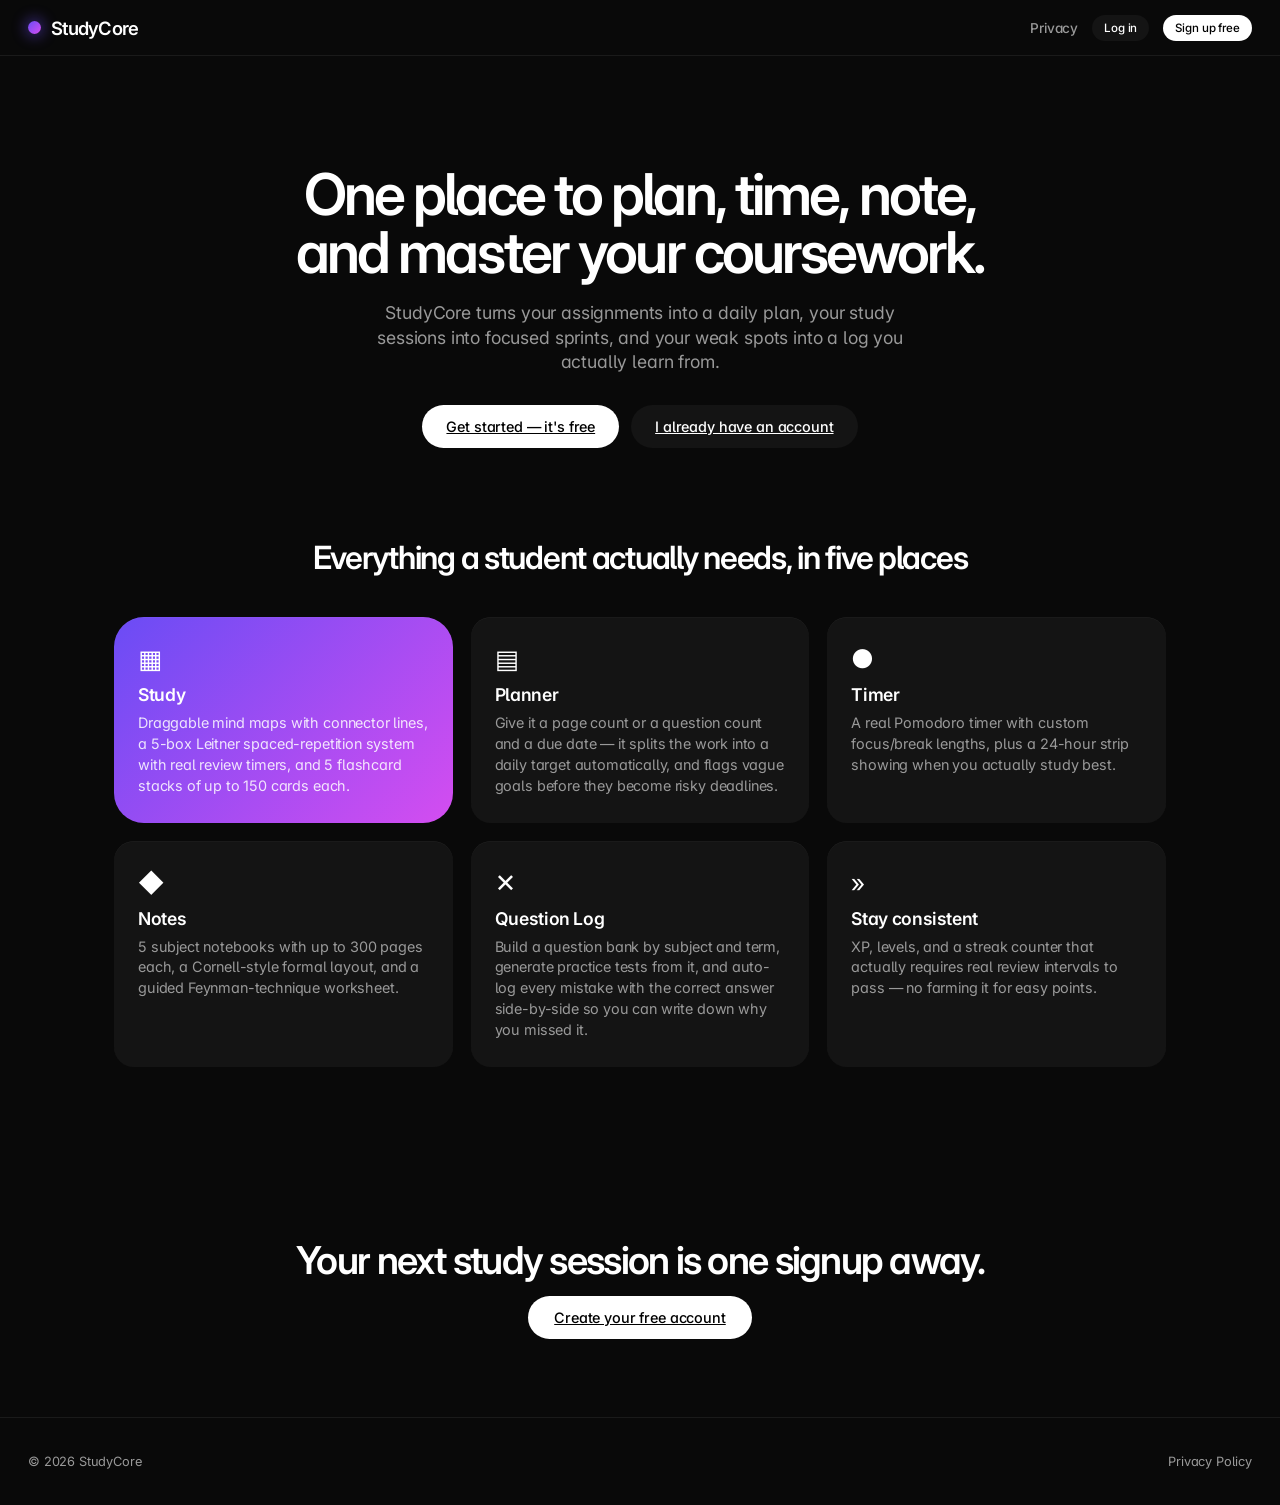
<file: index.html>
<!DOCTYPE html>
<html lang="en">
<head>
<meta charset="UTF-8">
<meta name="viewport" content="width=device-width, initial-scale=1.0">
<title>StudyCore — Plan, Time, Note, and Master Your Coursework</title>
<meta name="description" content="StudyCore is a free student time-management app: a deadline-splitting planner, a Pomodoro timer, paginated notebooks, flashcards, a mind map, a Leitner box system, and a question log with practice tests — all in one place.">
<link rel="preconnect" href="https://fonts.googleapis.com">
<link href="https://fonts.googleapis.com/css2?family=Inter:wght@400;500;600;700&display=swap" rel="stylesheet">
<link rel="stylesheet" href="styles.css?v=22">
<script async src="https://pagead2.googlesyndication.com/pagead/js/adsbygoogle.js?client=ca-pub-5483196886768719"
     crossorigin="anonymous"></script>
</head>
<body class="lp-body">

<header class="lp-nav halftone">
  <div class="brand"><span class="lamp"></span> StudyCore</div>
  <div class="lp-nav-links">
    <a href="privacy.html">Privacy</a>
    <a href="app.html" class="btn ghost small">Log in</a>
    <a href="app.html#signup" class="btn amber small">Sign up free</a>
  </div>
</header>

<section class="lp-hero">
  <h1>One place to plan, time, note, and master your coursework.</h1>
  <p class="lp-sub">StudyCore turns your assignments into a daily plan, your study sessions into focused sprints, and your weak spots into a log you actually learn from.</p>
  <div class="lp-cta-row">
    <a href="app.html#signup" class="btn amber">Get started — it's free</a>
    <a href="app.html" class="btn ghost">I already have an account</a>
  </div>
</section>

<section class="lp-features">
  <h2 class="lp-section-title">Everything a student actually needs, in five places</h2>

  <div class="lp-feature-grid">
    <div class="lp-feature-card">
      <div class="lp-feature-icon">▦</div>
      <h3>Study</h3>
      <p>Draggable mind maps with connector lines, a 5-box Leitner spaced-repetition system with real review timers, and 5 flashcard stacks of up to 150 cards each.</p>
    </div>
    <div class="lp-feature-card">
      <div class="lp-feature-icon">▤</div>
      <h3>Planner</h3>
      <p>Give it a page count or a question count and a due date — it splits the work into a daily target automatically, and flags vague goals before they become risky deadlines.</p>
    </div>
    <div class="lp-feature-card">
      <div class="lp-feature-icon">●</div>
      <h3>Timer</h3>
      <p>A real Pomodoro timer with custom focus/break lengths, plus a 24-hour strip showing when you actually study best.</p>
    </div>
    <div class="lp-feature-card">
      <div class="lp-feature-icon">◆</div>
      <h3>Notes</h3>
      <p>5 subject notebooks with up to 300 pages each, a Cornell-style formal layout, and a guided Feynman-technique worksheet.</p>
    </div>
    <div class="lp-feature-card">
      <div class="lp-feature-icon">✕</div>
      <h3>Question Log</h3>
      <p>Build a question bank by subject and term, generate practice tests from it, and auto-log every mistake with the correct answer side-by-side so you can write down why you missed it.</p>
    </div>
    <div class="lp-feature-card">
      <div class="lp-feature-icon">»</div>
      <h3>Stay consistent</h3>
      <p>XP, levels, and a streak counter that actually requires real review intervals to pass — no farming it for easy points.</p>
    </div>
  </div>
</section>

<section class="lp-final-cta halftone">
  <h2>Your next study session is one signup away.</h2>
  <a href="app.html#signup" class="btn amber">Create your free account</a>
</section>

<footer class="lp-footer halftone">
  <span>© <span id="lpYear"></span> StudyCore</span>
  <a href="privacy.html">Privacy Policy</a>
</footer>

<script>document.getElementById('lpYear').textContent = new Date().getFullYear();</script>
</body>
</html>
</file>
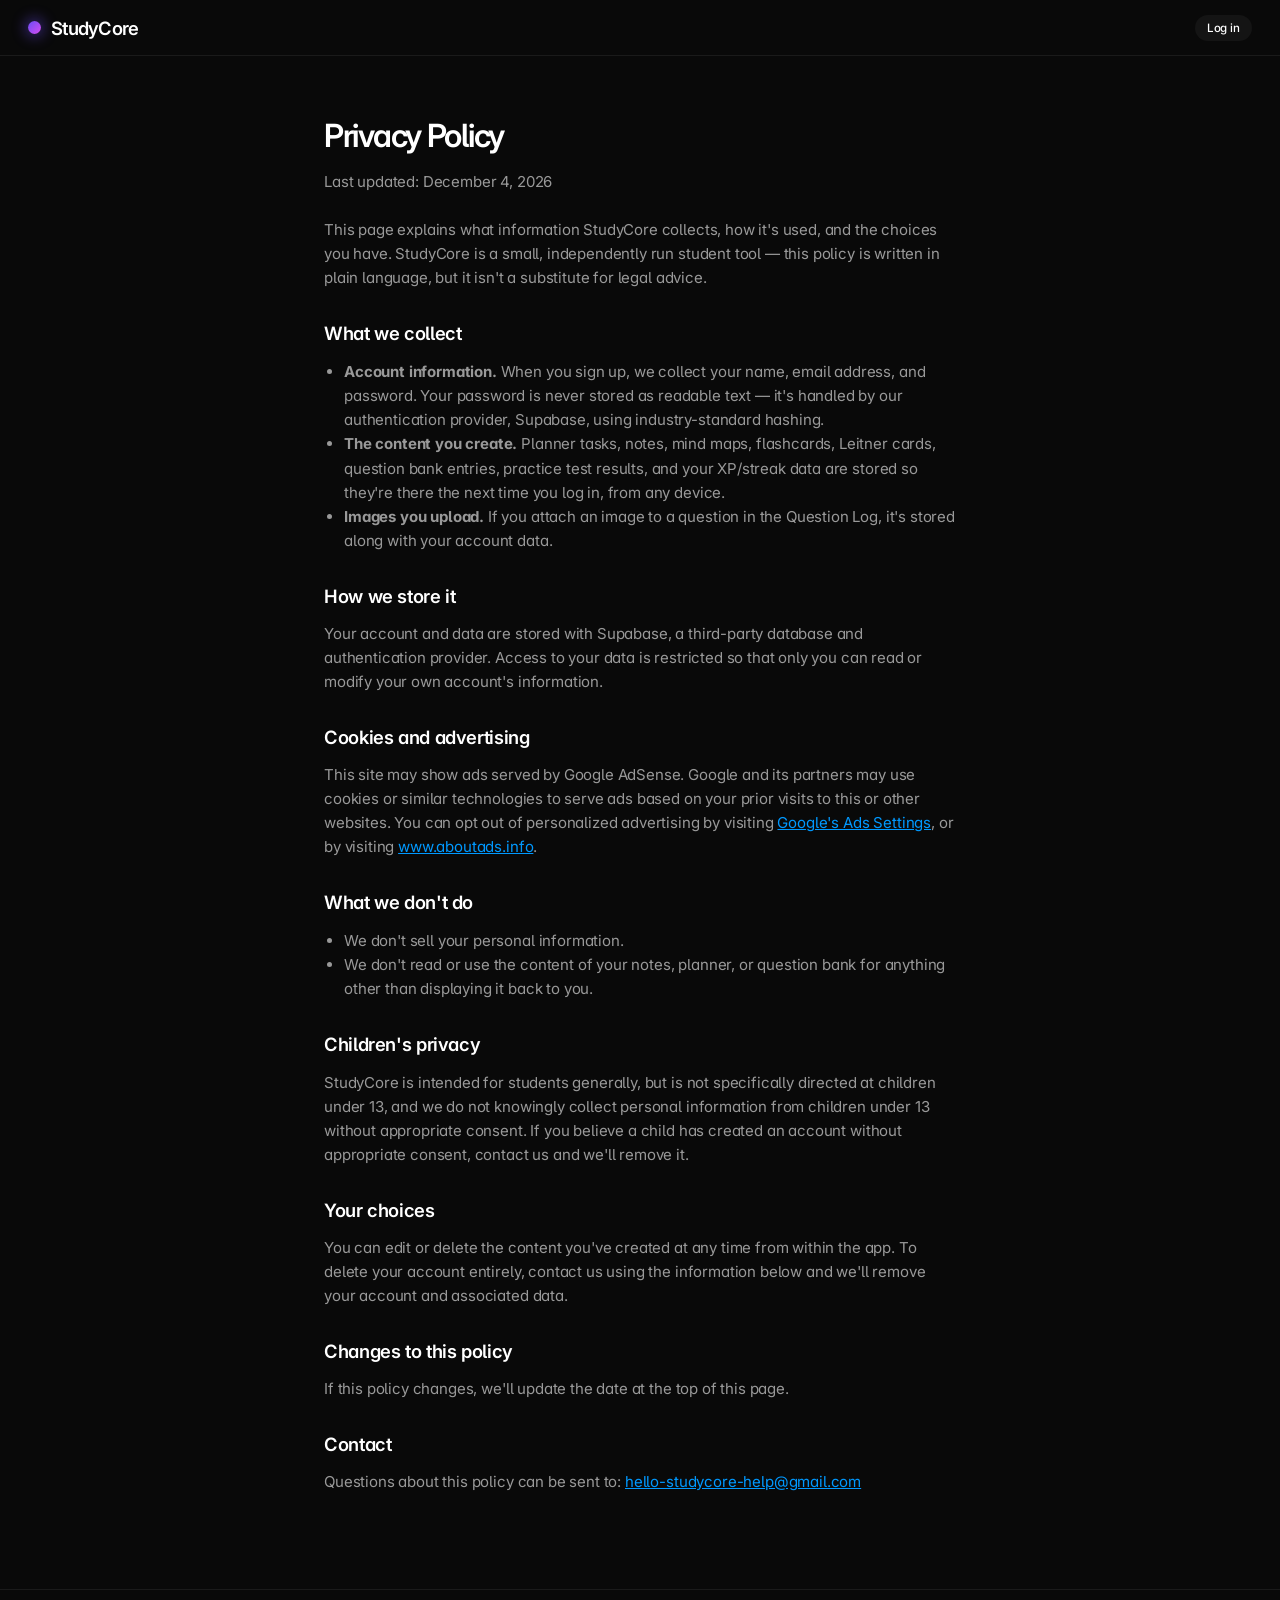
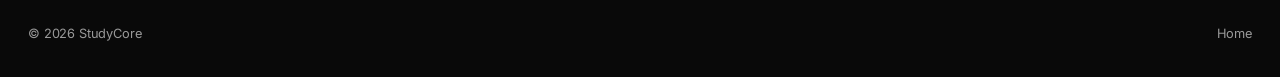
<file: privacy.html>
<!DOCTYPE html>
<html lang="en">
<head>
<meta charset="UTF-8">
<meta name="viewport" content="width=device-width, initial-scale=1.0">
<title>Privacy Policy — StudyCore</title>
<link rel="preconnect" href="https://fonts.googleapis.com">
<link href="https://fonts.googleapis.com/css2?family=Inter:wght@400;500;600;700&display=swap" rel="stylesheet">
<link rel="stylesheet" href="styles.css?v=22">
<script async src="https://pagead2.googlesyndication.com/pagead/js/adsbygoogle.js?client=ca-pub-5483196886768719"
     crossorigin="anonymous"></script>
</head>
<body class="lp-body">

<header class="lp-nav halftone">
  <a href="index.html" class="brand" style="text-decoration:none;color:var(--text);"><span class="lamp"></span> StudyCore</a>
  <div class="lp-nav-links">
    <a href="app.html" class="btn ghost small">Log in</a>
  </div>
</header>

<section class="lp-legal">
  <h1>Privacy Policy</h1>
  <p class="lp-updated">Last updated: <span id="lpDate"></span></p>

  <p>This page explains what information StudyCore collects, how it's used, and the choices you have. StudyCore is a small, independently run student tool — this policy is written in plain language, but it isn't a substitute for legal advice.</p>

  <h2>What we collect</h2>
  <ul>
    <li><strong>Account information.</strong> When you sign up, we collect your name, email address, and password. Your password is never stored as readable text — it's handled by our authentication provider, Supabase, using industry-standard hashing.</li>
    <li><strong>The content you create.</strong> Planner tasks, notes, mind maps, flashcards, Leitner cards, question bank entries, practice test results, and your XP/streak data are stored so they're there the next time you log in, from any device.</li>
    <li><strong>Images you upload.</strong> If you attach an image to a question in the Question Log, it's stored along with your account data.</li>
  </ul>

  <h2>How we store it</h2>
  <p>Your account and data are stored with Supabase, a third-party database and authentication provider. Access to your data is restricted so that only you can read or modify your own account's information.</p>

  <h2>Cookies and advertising</h2>
  <p>This site may show ads served by Google AdSense. Google and its partners may use cookies or similar technologies to serve ads based on your prior visits to this or other websites. You can opt out of personalized advertising by visiting <a href="https://adssettings.google.com" target="_blank" rel="noopener">Google's Ads Settings</a>, or by visiting <a href="https://www.aboutads.info/choices" target="_blank" rel="noopener">www.aboutads.info</a>.</p>

  <h2>What we don't do</h2>
  <ul>
    <li>We don't sell your personal information.</li>
    <li>We don't read or use the content of your notes, planner, or question bank for anything other than displaying it back to you.</li>
  </ul>

  <h2>Children's privacy</h2>
  <p>StudyCore is intended for students generally, but is not specifically directed at children under 13, and we do not knowingly collect personal information from children under 13 without appropriate consent. If you believe a child has created an account without appropriate consent, contact us and we'll remove it.</p>

  <h2>Your choices</h2>
  <p>You can edit or delete the content you've created at any time from within the app. To delete your account entirely, contact us using the information below and we'll remove your account and associated data.</p>

  <h2>Changes to this policy</h2>
  <p>If this policy changes, we'll update the date at the top of this page.</p>

  <h2>Contact</h2>
  <p>Questions about this policy can be sent to: <a href="mailto:hello-studycore-help@gmail.com">hello-studycore-help@gmail.com</a></p>
</section>

<footer class="lp-footer halftone">
  <span>© <span id="lpYear"></span> StudyCore</span>
  <a href="index.html">Home</a>
</footer>

<script>
  document.getElementById('lpYear').textContent = new Date().getFullYear();
  document.getElementById('lpDate').textContent = new Date().toLocaleDateString('en-US', {year:'numeric', month:'long', day:'numeric'});
</script>
</body>
</html>
</file>
<file: styles.css>
/* ============================================================
   StudyCore — "Dark Artboard" redesign (Framer design analysis)
   Near-black canvas, white display type with negative tracking,
   white pill CTAs, charcoal surface-1/surface-2 cards, one blue
   accent reserved for links/focus/selection, and a scarce
   gradient family (violet/magenta/orange/coral) as atmosphere.
   Dark-only by spec — the dark-mode toggle is hidden and inert.
   Variable NAMES kept from before so existing rules inherit.
   ============================================================ */
:root{
  --bg:#090909;              /* canvas */
  --surface:#141414;         /* surface-1 */
  --surface2:#1c1c1c;        /* surface-2 */
  --paper:#141414;           /* card fill = surface-1 */
  --paper-line:#262626;      /* hairline */
  --hairline-soft:#1a1a1a;
  --ink:#ffffff;             /* primary text */
  --text:#ffffff;
  --text-dim:#999999;        /* ink-muted — the ONLY secondary gray */
  --accent:#0099ff;          /* single chromatic accent: links/focus/selection */
  --amber:#ffffff;           /* legacy name: primary CTA is now the WHITE pill */
  --blue:#1c1c1c;            /* legacy .btn.blue -> surface-2 pill */
  --green:#22c55e;           /* semantic success (glyph/text, not surface) */
  --red:#ff5577;             /* semantic negative (coral, text-first) */
  --purple:#6a4cf5;          /* gradient violet */
  --g-magenta:#d44df0; --g-violet:#6a4cf5; --g-orange:#ff7a3d; --g-coral:#ff5577;
  --carbon:#090909; --canvas:#141414; --canvas-soft:#999999; --chrome-indigo:#262626;
  --nav-gold:#ffffff; --signal:#ffffff; --lavender:#1c1c1c; --hairline:#262626;
  --radius:20px;
  font-size:16px;
}
*{box-sizing:border-box;}
html,body{margin:0;padding:0;background:var(--bg);color:var(--text);
  font-family:'Inter',system-ui,sans-serif;font-feature-settings:"cv05","cv11";letter-spacing:-.01em;}
h1,h2,h3{font-family:'Inter',system-ui,sans-serif;margin:0 0 .4em 0;font-weight:600;letter-spacing:-.03em;color:var(--ink);}
button{font-family:'Inter',system-ui,sans-serif;cursor:pointer;}
.mono{font-family:'Inter',system-ui,sans-serif;font-variant-numeric:tabular-nums;letter-spacing:.02em;}
.halftone{} /* retired texture from previous theme — kept as no-op so HTML doesn't need edits */

/* theme: dark is the default; the settings toggle switches on the light
   (cream / blue / white) theme below */

/* ---------- AUTH OVERLAY ---------- */
#authOverlay{
  position:fixed;inset:0;background:
    radial-gradient(60% 50% at 70% 10%, rgba(106,76,245,.28) 0%, transparent 70%),
    radial-gradient(50% 40% at 15% 85%, rgba(212,77,240,.16) 0%, transparent 70%),
    var(--bg);
  display:flex;align-items:center;justify-content:center;z-index:1000;padding:20px;
}
.auth-card{
  width:380px;background:var(--surface);color:var(--ink);padding:32px 28px;border-radius:20px;
  box-shadow:inset 0 .5px 0 rgba(255,255,255,.1), 0 10px 30px rgba(0,0,0,.25);
}
.auth-brand{display:flex;align-items:center;gap:10px;font-size:1.6rem;font-weight:600;margin-bottom:6px;letter-spacing:-.05em;color:var(--ink);}
.auth-brand .lamp{width:13px;height:13px;border-radius:50%;background:linear-gradient(135deg,var(--g-violet),var(--g-magenta));box-shadow:0 0 16px 3px rgba(106,76,245,.5);}
.auth-sub{font-size:.85rem;color:var(--text-dim);margin-bottom:18px;}
.auth-tabs{display:flex;gap:4px;margin-bottom:18px;background:var(--bg);padding:4px;border-radius:100px;}
.auth-tab{flex:1;border:none;background:transparent;padding:9px 0;font-weight:500;font-size:.82rem;color:var(--text-dim);border-radius:100px;}
.auth-tab.active{background:var(--surface2);color:var(--ink);}
.auth-form{display:flex;flex-direction:column;gap:10px;}
.auth-form input{padding:11px 14px;border:1px solid var(--paper-line);border-radius:10px;font-size:.9rem;background:var(--surface);color:var(--ink);}
.auth-form input:focus{outline:none;box-shadow:0 0 0 1px rgba(0,153,255,.55);}
.auth-error{font-size:.78rem;color:var(--red);min-height:1em;}
.auth-strength{font-size:.72rem;color:var(--text-dim);}
#authOverlay .tip{margin-top:14px;}
.lock-note{display:flex;gap:8px;align-items:flex-start;font-size:.75rem;color:var(--text-dim);margin-top:14px;line-height:1.4;}

/* ---------- TOP BAR ---------- */
.topbar{
  display:flex;align-items:center;justify-content:space-between;
  padding:10px 24px;background:var(--bg);min-height:56px;
  border-bottom:1px solid var(--hairline-soft);position:sticky;top:0;z-index:50;
}
.brand{display:flex;align-items:center;gap:10px;font-size:1.15rem;font-weight:600;color:var(--ink);letter-spacing:-.04em;}
.brand .lamp{
  width:13px;height:13px;border-radius:50%;background:linear-gradient(135deg,var(--g-violet),var(--g-magenta));
  box-shadow:0 0 14px 3px rgba(106,76,245,.45);animation:glow 2.6s ease-in-out infinite;
}
@keyframes glow{0%,100%{opacity:.75}50%{opacity:1}}
.stats{display:flex;align-items:center;gap:16px;}
.stat-block{display:flex;align-items:center;gap:8px;font-size:.85rem;color:var(--text-dim);font-variant-numeric:tabular-nums;}
.level-pill{background:#fff;color:#000;font-weight:600;padding:4px 12px;border-radius:100px;font-size:.78rem;font-variant-numeric:tabular-nums;}
.xpbar-wrap{width:130px;height:6px;background:var(--surface2);border-radius:100px;overflow:hidden;}
.xpbar-fill{height:100%;background:linear-gradient(90deg,var(--g-violet),var(--g-magenta));width:0%;transition:width .4s;border-radius:100px;}
.streak{display:flex;align-items:center;gap:4px;color:var(--ink);font-weight:600;font-variant-numeric:tabular-nums;}
.userbox{display:flex;align-items:center;gap:10px;border-left:1px solid var(--hairline-soft);padding-left:14px;font-size:.85rem;}
.userbox button{background:var(--surface);border:none;color:var(--ink);padding:8px 14px;font-size:.78rem;font-weight:500;border-radius:100px;}
.userbox button:hover{background:var(--surface2);}

/* ---------- TABS (nav pills) ---------- */
.tabs{display:flex;gap:4px;padding:8px 24px;background:var(--bg);border-bottom:1px solid var(--hairline-soft);overflow-x:auto;}
.tab{
  background:transparent;color:var(--text-dim);border:none;white-space:nowrap;
  padding:8px 14px;font-size:.82rem;font-weight:500;border-radius:100px;transition:.15s;
}
.tab:hover{color:var(--ink);}
.tab.active{background:var(--surface2);color:var(--ink);}

main{background:var(--bg);min-height:80vh;padding:34px 28px 70px;color:var(--ink);}
.panel{display:none;max-width:1180px;margin:0 auto;}
.panel.active{display:block;}

/* ---------- CARD (surface-1, 20px radius) ---------- */
.card{
  background:var(--surface);border:1px solid var(--hairline-soft);border-radius:20px;
  padding:22px 24px;margin-bottom:18px;
  box-shadow:inset 0 .5px 0 rgba(255,255,255,.06);
}
.card h2{font-size:1.25rem;font-weight:600;letter-spacing:-.035em;margin-bottom:12px;color:var(--ink);}
.card h3{font-size:.95rem;color:var(--ink);font-weight:600;letter-spacing:-.02em;}
.tip{background:var(--surface2);border-left:3px solid var(--text-dim);border-radius:0 10px 10px 0;padding:10px 14px;font-size:.88rem;color:#c9c9c9;margin:10px 0;}
.tip.risk{border-left-color:var(--red);color:#ffb3bc;}
.tip.good{border-left-color:var(--green);color:#9adaa8;}
label{display:block;font-size:.75rem;font-weight:500;color:var(--text-dim);margin:10px 0 4px;letter-spacing:-.01em;}
input,select,textarea{width:100%;padding:10px 14px;border:1px solid var(--paper-line);border-radius:10px;
  font-family:'Inter',system-ui,sans-serif;font-size:.92rem;background:var(--surface);color:var(--ink);}
input:focus,select:focus,textarea:focus{outline:none;box-shadow:0 0 0 1px rgba(0,153,255,.55);}
textarea{resize:vertical;}
.row{display:flex;gap:14px;flex-wrap:wrap;}
.row > div{flex:1;min-width:160px;}
a{color:var(--accent);}

/* ---------- BUTTONS (pills only) ---------- */
.btn{border:none;padding:10px 16px;font-weight:500;font-size:.82rem;letter-spacing:-.01em;border-radius:100px;
  background:var(--surface);color:var(--ink);transition:.15s;}
.btn:hover{background:var(--surface2);}
.btn.amber{background:#fff;color:#000;}            /* primary CTA: white pill */
.btn.amber:hover{background:#e9e9e9;}
.btn.blue{background:var(--surface2);color:var(--ink);}
.btn.green{background:#12271a;color:#4ade80;}
.btn.red{background:#2a1518;color:#ff8896;}
.btn.ghost{background:var(--surface);color:var(--ink);}
.btn.ghost.active{background:var(--surface2);color:var(--ink);box-shadow:0 0 0 1px rgba(0,153,255,.55);}
.btn.small{padding:6px 12px;font-size:.72rem;}
.pillgroup{display:flex;gap:8px;margin:10px 0;flex-wrap:wrap;}
.pill-toggle{border:none;background:transparent;border-radius:100px;padding:8px 16px;font-size:.78rem;font-weight:500;color:var(--text-dim);}
.pill-toggle.active{background:var(--surface2);color:var(--ink);}
.pill-toggle.active.rec{background:#12271a;color:#4ade80;}
.pill-toggle.active.risk{background:#2a1518;color:#ff8896;}

.task{border:1px solid var(--hairline-soft);border-radius:15px;padding:14px 16px;margin-bottom:12px;background:var(--surface2);}
.task-head{display:flex;justify-content:space-between;align-items:flex-start;gap:10px;}
.task-title{font-weight:600;font-size:1rem;letter-spacing:-.02em;}
.badge{font-size:.66rem;font-weight:500;padding:3px 10px;border-radius:100px;}
.badge.flex-low{background:#2a1518;color:#ff8896;}
.badge.flex-mid{background:#2b2312;color:#e8c05a;}
.badge.flex-high{background:#12271a;color:#4ade80;}
.daily-table{width:100%;border-collapse:collapse;margin-top:10px;font-size:.82rem;}
.daily-table th{color:var(--text-dim);font-size:.7rem;font-weight:500;letter-spacing:-.01em;}
.daily-table th,.daily-table td{border-bottom:1px solid var(--hairline-soft);padding:6px;text-align:left;}
.daily-table tr.done td{color:#5c5c5c;text-decoration:line-through;}
details summary{cursor:pointer;font-size:.8rem;color:var(--accent);font-weight:500;margin-top:8px;}

.timer-wrap{display:flex;gap:30px;flex-wrap:wrap;align-items:flex-start;}
.timer-display{width:230px;height:230px;border-radius:50%;border:1px solid var(--paper-line);display:flex;align-items:center;justify-content:center;flex-direction:column;
  background:radial-gradient(circle at 32% 22%, rgba(106,76,245,.18), transparent 60%), var(--surface);color:var(--ink);
  box-shadow:inset 0 .5px 0 rgba(255,255,255,.08), 0 10px 30px rgba(0,0,0,.25);}
.timer-display .time{font-size:3rem;font-weight:600;letter-spacing:-.04em;font-variant-numeric:tabular-nums;}
.timer-display .mode{font-size:.75rem;letter-spacing:.12em;text-transform:uppercase;color:var(--text-dim);}
.schedule-strip{display:flex;width:100%;height:26px;overflow:hidden;margin-top:8px;position:relative;border-radius:100px;background:var(--surface2);}
.schedule-strip .seg{flex:1;}
.seg.good{background:#1d3a28;}
.seg.risky{background:#3a1d22;}
.seg.neutral{background:var(--surface2);}
.now-marker{position:absolute;top:0;width:2px;height:26px;background:var(--accent);}
.legend{display:flex;gap:14px;font-size:.75rem;margin-top:6px;flex-wrap:wrap;color:var(--text-dim);}
.legend span{display:flex;align-items:center;gap:5px;}
.dot{width:10px;height:10px;border-radius:50%;display:inline-block;}

.subtabs{display:flex;gap:4px;margin-bottom:14px;}
.subtab{border:none;background:transparent;border-radius:100px;padding:8px 16px;font-size:.78rem;font-weight:500;color:var(--text-dim);}
.subtab.active{background:var(--surface2);color:var(--ink);}

.note-controls{display:flex;gap:12px;margin-bottom:10px;flex-wrap:wrap;}
.note-controls > div{flex:1;min-width:140px;}
#basicNote{min-height:260px;}
.formal-grid{display:grid;grid-template-columns:230px 1fr;grid-template-rows:auto auto;grid-template-areas:"terms notes" "summary summary";gap:14px;}
.formal-grid textarea{min-height:300px;}
#formalTerms{grid-area:terms;min-height:300px;}
#formalNotes{grid-area:notes;}
#formalSummary{grid-area:summary;min-height:90px;}
.feynman-grid{display:grid;grid-template-columns:1fr 1fr;gap:14px;}
.feynman-grid textarea{min-height:90px;}

#mindmapViewport{
  width:100%;height:480px;overflow:auto;border:1px solid var(--paper-line);border-radius:15px;background:#0d0d0d;
}
#mindmapCanvas{
  position:relative;width:2400px;height:1400px;background:
  repeating-linear-gradient(0deg,transparent,transparent 27px,#161616 28px),
  repeating-linear-gradient(90deg,transparent,transparent 27px,#161616 28px);
  background-color:#0d0d0d;
}
.map-lines{position:absolute;top:0;left:0;width:100%;height:100%;pointer-events:none;}
.bubble{position:absolute;min-width:110px;max-width:180px;padding:10px 14px;border-radius:15px;font-size:.82rem;font-weight:500;text-align:center;cursor:grab;user-select:none;
  box-shadow:inset 0 .5px 0 rgba(255,255,255,.12), 0 6px 18px rgba(0,0,0,.35);line-height:1.3;color:#fff;}
/* bubble fills are dark gradient-family tints set in JS; text stays white */
body.dark-mode .bubble{color:#fff;}
.bubble.selected{outline:none;box-shadow:0 0 0 2px var(--accent), 0 6px 18px rgba(0,0,0,.35);}
.bubble .del{position:absolute;top:-8px;right:-8px;width:18px;height:18px;border-radius:50%;background:#fff;color:#000;font-size:11px;line-height:18px;text-align:center;display:none;}
.bubble:hover .del{display:block;}

.boxes-wrap{display:flex;gap:12px;overflow-x:auto;padding-bottom:6px;}
.box-col{flex:1;min-width:170px;background:var(--surface2);border:1px solid var(--hairline-soft);border-radius:15px;padding:12px;}
.box-col h4{margin:0 0 4px;font-size:.82rem;font-weight:600;color:var(--ink);letter-spacing:-.01em;}
.box-col .interval{font-size:.7rem;color:var(--text-dim);margin-bottom:8px;}
.lcard{background:var(--surface);border:1px solid var(--hairline-soft);border-radius:10px;padding:9px;margin-bottom:8px;font-size:.8rem;}
.lcard.due{border-color:rgba(0,153,255,.5);}
.lcard .actions{display:flex;gap:6px;margin-top:6px;}
.lcard .actions button:disabled{opacity:.35;cursor:not-allowed;}
.lcard .wait{font-size:.68rem;color:var(--text-dim);margin-top:4px;font-weight:500;}

.subject-tabs{display:flex;gap:4px;flex-wrap:wrap;margin-bottom:12px;}
.subject-tabs button{border:none;background:transparent;border-radius:100px;padding:7px 14px;font-size:.75rem;font-weight:500;color:var(--text-dim);}
.subject-tabs button.active{background:var(--surface2);color:var(--ink);}
.page-nav{display:flex;align-items:center;gap:6px;}
.page-nav input[type="number"]{width:60px;text-align:center;padding:6px;}

.flip-card{
  position:relative;max-width:460px;margin:0 auto;min-height:160px;border:1px solid var(--paper-line);border-radius:20px;
  padding:26px 20px;background:var(--surface2);display:flex;align-items:center;justify-content:center;
  text-align:center;font-size:1.02rem;cursor:pointer;
  box-shadow:inset 0 .5px 0 rgba(255,255,255,.08), 0 10px 30px rgba(0,0,0,.25);
}
.flip-card .side-label{position:absolute;top:10px;left:16px;font-size:.62rem;text-transform:uppercase;letter-spacing:.1em;color:var(--text-dim);font-weight:500;}
.flash-nav{display:flex;justify-content:center;align-items:center;gap:10px;margin-top:12px;}
.flash-meta{text-align:center;font-size:.78rem;color:var(--text-dim);margin-top:6px;}
.flash-empty{text-align:center;color:var(--text-dim);font-size:.85rem;padding:30px 0;}

#toastContainer{position:fixed;bottom:18px;right:18px;display:flex;flex-direction:column;gap:8px;z-index:999;}
.toast{background:var(--surface2);color:var(--ink);border-radius:10px;padding:11px 16px;font-size:.85rem;max-width:280px;
  box-shadow:inset 0 .5px 0 rgba(255,255,255,.1), 0 10px 30px rgba(0,0,0,.3);animation:slidein .25s ease-out;}
@keyframes slidein{from{transform:translateX(40px);opacity:0}to{transform:translateX(0);opacity:1}}

.qcard{border:1px solid var(--hairline-soft);border-radius:15px;padding:12px 14px;margin-bottom:10px;background:var(--surface2);}
.qcard-head{display:flex;justify-content:space-between;gap:10px;align-items:flex-start;}
.qcard-prompt{font-weight:600;font-size:.9rem;}
.qmeta{display:flex;gap:8px;align-items:center;margin-top:4px;flex-wrap:wrap;}
.qtype-badge{font-size:.64rem;font-weight:500;padding:2px 10px;border-radius:100px;background:var(--surface);color:var(--text-dim);}
.qdiff-badge{font-size:.64rem;font-weight:500;padding:2px 10px;border-radius:100px;background:#122233;color:#8ab8ff;}
.qcat-badge{font-size:.68rem;color:var(--text-dim);}
.qimg-thumb{max-width:140px;max-height:90px;margin-top:8px;display:block;border-radius:10px;border:1px solid var(--paper-line);}
.mcq-opt{display:flex;align-items:center;gap:8px;margin-bottom:8px;font-size:.88rem;}
.mcq-opt input[type="radio"]{width:auto;}
.test-progress{font-size:.8rem;color:var(--text-dim);margin-bottom:10px;font-weight:500;}
.test-q-img{max-width:100%;max-height:220px;margin:10px 0;display:block;border-radius:10px;}
.test-card{border:1px solid var(--hairline-soft);border-radius:20px;padding:18px 20px;background:var(--surface2);}
.test-nav{display:flex;justify-content:space-between;margin-top:14px;}
.mistake-card{border:1px solid var(--hairline-soft);border-radius:15px;padding:12px 14px;margin-bottom:10px;background:var(--surface2);border-left:3px solid var(--red);}
.answer-compare{display:flex;gap:18px;flex-wrap:wrap;margin:8px 0;font-size:.82rem;}
.answer-compare .wrong-ans{color:var(--red);font-weight:600;}
.answer-compare .right-ans{color:var(--green);font-weight:600;}
.pt-card{border:1px solid var(--hairline-soft);border-radius:15px;padding:12px 14px;margin-bottom:10px;background:var(--surface2);display:flex;justify-content:space-between;align-items:center;gap:12px;flex-wrap:wrap;}
.pt-card input{max-width:220px;}

/* ---------- PUBLIC LANDING & PRIVACY ---------- */
.lp-body{background:var(--bg);color:var(--ink);}
.lp-nav{
  display:flex;align-items:center;justify-content:space-between;padding:0 28px;height:56px;
  background:var(--bg);position:sticky;top:0;z-index:50;border-bottom:1px solid var(--hairline-soft);
}
.lp-nav .brand{color:var(--ink);}
.lp-nav-links{display:flex;align-items:center;gap:14px;}
.lp-nav-links a{color:var(--text-dim);text-decoration:none;font-size:.85rem;font-weight:500;}
.lp-nav-links a:hover{color:var(--ink);}
.lp-nav-links a.btn{color:inherit;}
.lp-nav-links a.btn.amber{color:#000;}

.lp-hero{max-width:820px;margin:0 auto;text-align:center;padding:110px 24px 60px;}
.lp-hero h1{font-size:3.6rem;line-height:1.0;margin-bottom:20px;font-weight:600;letter-spacing:-.05em;color:var(--ink);}
.lp-sub{font-size:1.1rem;color:var(--text-dim);max-width:560px;margin:0 auto 30px;line-height:1.4;}
.lp-cta-row{display:flex;gap:12px;justify-content:center;flex-wrap:wrap;}
.lp-cta-row .btn{padding:13px 24px;font-size:.9rem;}

.lp-features{max-width:1100px;margin:0 auto;padding:30px 24px 80px;}
.lp-section-title{text-align:center;font-size:2rem;margin-bottom:40px;font-weight:600;letter-spacing:-.04em;color:var(--ink);}
.lp-feature-grid{display:grid;grid-template-columns:repeat(3,1fr);gap:18px;}
.lp-feature-card{background:var(--surface);border-radius:20px;padding:26px 24px;box-shadow:inset 0 .5px 0 rgba(255,255,255,.06);}
/* signature: exactly one gradient spotlight card in the grid */
.lp-feature-grid .lp-feature-card:first-child{
  background:linear-gradient(135deg,var(--g-violet) 0%,var(--g-magenta) 100%);border-radius:30px;
}
.lp-feature-grid .lp-feature-card:first-child p{color:rgba(255,255,255,.85);}
.lp-feature-icon{font-size:1.6rem;margin-bottom:10px;color:var(--ink);}
.lp-feature-card h3{font-size:1.1rem;margin-bottom:8px;color:var(--ink);letter-spacing:-.02em;}
.lp-feature-card p{font-size:.9rem;color:var(--text-dim);line-height:1.45;margin:0;}

.lp-final-cta{
  background:var(--bg);color:var(--ink);
  text-align:center;padding:90px 24px;
}
.lp-final-cta h2{font-size:2.4rem;margin-bottom:24px;font-weight:600;letter-spacing:-.045em;}
.lp-final-cta .btn{padding:13px 26px;font-size:.9rem;}

.lp-footer{
  display:flex;justify-content:space-between;align-items:center;padding:36px 28px;
  background:var(--bg);color:var(--text-dim);font-size:.8rem;border-top:1px solid var(--hairline-soft);
}
.lp-footer a{color:var(--text-dim);text-decoration:none;}
.lp-footer a:hover{color:var(--ink);}

.lp-legal{max-width:680px;margin:0 auto;padding:60px 24px 80px;}
.lp-legal h1{font-size:2rem;color:var(--ink);letter-spacing:-.04em;}
.lp-legal h2{font-size:1.15rem;margin-top:32px;color:var(--ink);letter-spacing:-.02em;}
.lp-legal p, .lp-legal li{font-size:.94rem;line-height:1.6;color:var(--text-dim);}
.lp-legal ul{padding-left:20px;}
.lp-updated{font-size:.8rem;color:var(--text-dim);margin-bottom:24px;}

@media(max-width:760px){
  .lp-feature-grid{grid-template-columns:1fr;}
  .lp-hero h1{font-size:2.2rem;}
  .lp-nav-links{gap:8px;}
}
@media(max-width:720px){
  .timer-wrap{flex-direction:column;}
  .formal-grid,.feynman-grid{grid-template-columns:1fr;grid-template-areas:"terms" "notes" "summary";}
  .stats{gap:10px;}
  .xpbar-wrap{width:80px;}
  .userbox{padding-left:8px;}
}

/* ---------- LIGHT MODE (cream / blue / white) ----------
   Optional theme from Settings. Three-color system: cream page canvas,
   white cards, blue for structure/accents — echoing the earlier designs.
   Dark stays the default. */
body.light-mode{
  --bg:#F7F3E8;              /* cream canvas */
  --surface:#ffffff;         /* white cards */
  --surface2:#eef1f9;        /* pale blue-tinted raised surface */
  --paper:#ffffff;
  --paper-line:#c9d2e8;      /* soft blue hairline */
  --hairline-soft:#dde3f0;
  --ink:#1c2540;             /* deep blue-navy text */
  --text:#1c2540;
  --text-dim:#5a6a94;        /* muted blue secondary text */
  --accent:#2456c4;          /* blue accent for links/focus/selection */
  --purple:#3d4f97;
}
body.light-mode .btn{background:#eef1f9;color:var(--ink);}
body.light-mode .btn:hover{background:#dde3f0;}
body.light-mode .btn.amber{background:#2456c4;color:#fff;}   /* primary CTA: blue pill on light */
body.light-mode .btn.amber:hover{background:#1c469f;}
body.light-mode .btn.blue{background:#dde3f0;color:var(--ink);}
body.light-mode .btn.green{background:#e2ede4;color:#22532f;}
body.light-mode .btn.red{background:#f6dcdb;color:#7a2420;}
body.light-mode .btn.ghost{background:#eef1f9;color:var(--ink);}
body.light-mode .level-pill{background:#2456c4;color:#fff;}
body.light-mode .xpbar-wrap{background:#dde3f0;}
body.light-mode .userbox button,body.light-mode #accountBtn{background:#eef1f9;color:var(--ink);}
body.light-mode .userbox button:hover,body.light-mode #accountBtn:hover{background:#dde3f0;}
body.light-mode .tab{color:var(--text-dim);}
body.light-mode .tab.active{background:#2456c4;color:#fff;}
body.light-mode .pill-toggle.active,body.light-mode .subtab.active,body.light-mode .subject-tabs button.active,body.light-mode .auth-tab.active{background:#2456c4;color:#fff;}
body.light-mode .badge.flex-low{background:#f6dcdb;color:#7a2420;}
body.light-mode .badge.flex-mid{background:#fdf2dc;color:#5b430f;}
body.light-mode .badge.flex-high{background:#e2ede4;color:#22532f;}
body.light-mode .tip{background:#fdf6e3;border-left-color:#c9a53d;color:#5b430f;}
body.light-mode .tip.risk{background:#f6dcdb;border-left-color:#a7282b;color:#7a2420;}
body.light-mode .tip.good{background:#e2ede4;border-left-color:#2f7a44;color:#22532f;}
body.light-mode .seg.good{background:#9fd9af;}
body.light-mode .seg.risky{background:#ef9d99;}
body.light-mode .seg.neutral{background:#e4e0d2;}
body.light-mode .home-item{color:#3a4260;}
body.light-mode .daily-table tr.done td{color:#9a9a9a;}
body.light-mode #mindmapViewport{background:#fffdf6;}
body.light-mode #mindmapCanvas{background:
  repeating-linear-gradient(0deg,transparent,transparent 27px,#e8e2cd 28px),
  repeating-linear-gradient(90deg,transparent,transparent 27px,#e8e2cd 28px);
  background-color:#fffdf6;}
body.light-mode .bubble{color:#fff;}  /* bubble tints stay dark; white text still reads */
body.light-mode .cal-event{background:#fdf2dc;color:#5b430f;}
body.light-mode .cal-event.cal-ev-task{background:#e2ede4;color:#22532f;}
body.light-mode .cal-event.cal-ev-mistake{background:#f6dcdb;color:#7a2420;}
body.light-mode .cal-day.today{box-shadow:0 0 0 1px #2456c4;}
body.light-mode .toast{background:#1c2540;color:#fff;}
body.light-mode .timer-display{background:radial-gradient(circle at 32% 22%, rgba(36,86,196,.12), transparent 60%), #ffffff;}
body.light-mode .qdiff-badge{background:#e3eef8;color:#1c4a66;}
body.light-mode .search-dropdown{background:#ffffff;}
body.light-mode #authOverlay{background:
  radial-gradient(60% 50% at 70% 10%, rgba(36,86,196,.14) 0%, transparent 70%),
  #F7F3E8;}
/* legacy class from the pre-redesign toggle: keep inert */
body.dark-mode{}

/* ---------- SEARCH BAR ---------- */
.topbar-center{position:relative;flex:1;max-width:360px;margin:0 18px;}
.topbar-center input{padding:9px 14px;border:1px solid var(--paper-line);border-radius:100px;background:var(--surface);color:var(--ink);font-size:.85rem;width:100%;}
.topbar-center input:focus{outline:none;box-shadow:0 0 0 1px rgba(0,153,255,.55);}
.search-dropdown{
  position:absolute;top:calc(100% + 8px);left:0;right:0;background:var(--surface);border-radius:15px;
  border:1px solid var(--paper-line);max-height:280px;overflow-y:auto;z-index:200;display:none;
  box-shadow:0 10px 30px rgba(0,0,0,.4);
}
.search-dropdown.open{display:block;}
.search-result{padding:10px 14px;cursor:pointer;font-size:.83rem;border-bottom:1px solid var(--hairline-soft);color:var(--ink);}
.search-result:last-child{border-bottom:none;}
.search-result:hover{background:var(--surface2);}
.search-result .sr-type{font-size:.66rem;text-transform:uppercase;color:var(--accent);font-weight:500;letter-spacing:.04em;}

/* ---------- MODALS ---------- */
.modal-overlay{
  position:fixed;inset:0;background:rgba(0,0,0,.7);display:flex;align-items:center;justify-content:center;z-index:500;
}
.modal-card{
  background:var(--surface);color:var(--ink);border-radius:20px;padding:28px 26px;width:340px;
  box-shadow:inset 0 .5px 0 rgba(255,255,255,.1), 0 10px 30px rgba(0,0,0,.4);
  max-height:90vh;overflow-y:auto;position:relative;
}
.modal-close-x{
  position:absolute;top:10px;right:12px;background:none;border:none;font-size:1.4rem;line-height:1;
  cursor:pointer;color:var(--text-dim);padding:4px 8px;border-radius:100px;
}
.modal-close-x:hover{color:var(--ink);background:rgba(255,255,255,.08);}
/* Weekly Recap / Achievements keep the user-requested yellow treatment */
#weeklyRecapModal .modal-card, #achievementLogModal .modal-card{
  background:var(--surface); color:#FFDD55; border:1px solid rgba(255,221,85,.4);
}
#weeklyRecapModal .modal-card h2, #achievementLogModal .modal-card h2{ color:#FFDD55; }
#weeklyRecapModal .modal-card p, #achievementLogModal .modal-card p{ color:#d4b93d !important; }
#weeklyRecapModal .home-item, #achievementLogModal .home-item{ color:#FFDD55; border-bottom-color:var(--hairline-soft); }
#weeklyRecapModal .modal-close-x, #achievementLogModal .modal-close-x{ color:#d4b93d; }
#weeklyRecapModal .modal-close-x:hover, #achievementLogModal .modal-close-x:hover{ color:#FFDD55; background:rgba(255,255,255,.08); }
#weeklyRecapModal .btn.ghost, #achievementLogModal .btn.ghost{ background:transparent;border:1px solid rgba(255,221,85,.5); color:#FFDD55; }
.modal-card h2{margin-bottom:14px;font-size:1.2rem;font-weight:600;letter-spacing:-.03em;color:var(--ink);}
.modal-card label{display:block;font-size:.75rem;font-weight:500;color:var(--text-dim);margin:10px 0 4px;}
#accountBtn{background:var(--surface);border:none;color:var(--ink);padding:8px 14px;font-size:.78rem;font-weight:500;border-radius:100px;}
#accountBtn:hover{background:var(--surface2);}

/* ---------- TODAY / HOME ---------- */
.home-grid{display:grid;grid-template-columns:repeat(3,1fr);gap:16px;}
.home-card{min-height:120px;}
.home-card h3{font-size:.88rem;margin-bottom:10px;color:var(--ink);font-weight:600;letter-spacing:-.01em;}
.home-item{font-size:.82rem;padding:5px 0;border-bottom:1px solid var(--hairline-soft);color:#c9c9c9;}
.home-item:last-child{border-bottom:none;}
.home-empty{font-size:.8rem;color:var(--text-dim);font-style:normal;}

/* ---------- FRIENDS / LEADERBOARD ---------- */
.friend-row{display:flex;align-items:center;justify-content:space-between;padding:9px 0;border-bottom:1px solid var(--hairline-soft);font-size:.85rem;}
.lb-row{display:flex;align-items:center;gap:12px;padding:9px 12px;margin-bottom:6px;background:var(--surface2);border-radius:10px;font-size:.85rem;}
.lb-rank{font-weight:600;width:26px;color:var(--text-dim);font-variant-numeric:tabular-nums;}
.lb-name{flex:1;font-weight:500;}
.lb-xp{font-size:.82rem;color:var(--text-dim);font-variant-numeric:tabular-nums;}
.lb-row.lb-me{box-shadow:0 0 0 1px rgba(0,153,255,.55);}

/* ---------- CALENDAR ---------- */
.cal-nav{display:flex;align-items:center;gap:10px;margin-bottom:14px;}
.cal-grid{display:grid;grid-template-columns:repeat(7,1fr);gap:4px;}
.cal-day-label{text-align:center;font-size:.7rem;font-weight:500;color:var(--text-dim);padding:4px 0;}
.cal-day{
  min-height:68px;border:1px solid var(--hairline-soft);border-radius:10px;padding:6px 7px;cursor:pointer;
  background:var(--surface);transition:.1s;
}
.cal-day:hover{background:var(--surface2);}
.cal-day.today{box-shadow:0 0 0 1px rgba(255,255,255,.7);}
.cal-day.other-month{opacity:.35;}
.cal-day.selected{box-shadow:0 0 0 1px rgba(0,153,255,.7);background:var(--surface2);}
.cal-day-num{font-size:.75rem;font-weight:500;color:var(--text-dim);}
.cal-event{font-size:.62rem;background:#2b2312;color:#e8c05a;padding:1px 6px;border-radius:100px;margin-top:2px;font-weight:500;overflow:hidden;white-space:nowrap;text-overflow:ellipsis;}
.cal-event.cal-ev-task{background:#12271a;color:#4ade80;}
.cal-event.cal-ev-mistake{background:#2a1518;color:#ff8896;}
.cal-day-detail{background:var(--surface2);border-radius:15px;padding:16px 18px;margin-top:10px;}
.cal-day-detail h3{font-size:.95rem;margin-bottom:10px;color:var(--ink);}

.share-code-box{background:var(--surface);padding:12px;font-variant-numeric:tabular-nums;font-size:1rem;letter-spacing:.06em;word-break:break-all;border:1px solid var(--paper-line);border-radius:10px;}

@media(max-width:800px){
  .home-grid{grid-template-columns:1fr 1fr;}
  .topbar-center{max-width:180px;}
}
@media(max-width:550px){
  .home-grid{grid-template-columns:1fr;}
  .topbar-center{display:none;}
}

/* ============================================================
   THEME ACCENTS — Dark Galactic Purple (dark) / Blue (light)
   Appended last so the light-mode overrides always win.
   ============================================================ */

/* ---- DARK (default): galactic purple ---- */
#weeklyRecapBtn,#achievementLogBtn,#accountBtn,#logoutBtn{
  background:linear-gradient(145deg,#2b1656,#1c0e3d);color:#cbb8ff;
}
#weeklyRecapBtn:hover,#achievementLogBtn:hover,#accountBtn:hover,#logoutBtn:hover{
  background:linear-gradient(145deg,#38208a,#241245);color:#fff;
}
/* mind map bubbles — overrides the per-bubble inline color from saved data */
.bubble{
  background:linear-gradient(145deg,#2b1656,#1a0d38) !important;color:#e4dbff !important;
  box-shadow:inset 0 .5px 0 rgba(203,184,255,.25), 0 6px 18px rgba(0,0,0,.4);
}
/* Leitner boxes */
.box-col{background:linear-gradient(180deg,#1d1038,#160b2c);border-color:#35206b;}
.box-col h4{color:#cbb8ff;}
.lcard{background:#241245;border-color:#3a2570;}
.lcard.due{border-color:#7c5cff;}
/* Subject 1–5 pill tabs (mind map, notes, grades) */
.subject-tabs button{background:#241245;color:#b9a5f2;}
.subject-tabs button.active{background:#5b34b3;color:#fff;}
/* Weekly Recap / Achievements modal cards: galactic purple ground, yellow text kept */
#weeklyRecapModal .modal-card, #achievementLogModal .modal-card{
  background:linear-gradient(160deg,#1d0f3c,#12082a);
}

/* ---- LIGHT MODE: same elements in blue ---- */
body.light-mode #weeklyRecapBtn,body.light-mode #achievementLogBtn,
body.light-mode #accountBtn,body.light-mode #logoutBtn{
  background:linear-gradient(145deg,#2d63d9,#1c469f);color:#fff;
}
body.light-mode #weeklyRecapBtn:hover,body.light-mode #achievementLogBtn:hover,
body.light-mode #accountBtn:hover,body.light-mode #logoutBtn:hover{
  background:linear-gradient(145deg,#3a74ef,#2456c4);
}
body.light-mode .bubble{
  background:linear-gradient(145deg,#2d63d9,#173e8f) !important;color:#fff !important;
  box-shadow:inset 0 .5px 0 rgba(255,255,255,.3), 0 6px 18px rgba(28,58,130,.3);
}
/* the previously-purple brand marks go blue in light mode */
body.light-mode .brand .lamp,body.light-mode .auth-brand .lamp{
  background:linear-gradient(135deg,#2d63d9,#123a8a);
  box-shadow:0 0 14px 3px rgba(36,86,196,.5);
}
body.light-mode .xpbar-fill{background:linear-gradient(90deg,#2d63d9,#123a8a);}
/* timer digits blue in light mode */
body.light-mode .timer-display .time{color:#2456c4;}
/* light-mode Leitner + subject tabs return to light styling with blue accents */
body.light-mode .box-col{background:#eef1f9;border-color:#c9d2e8;}
body.light-mode .box-col h4{color:#2456c4;}
body.light-mode .lcard{background:#ffffff;border-color:#c9d2e8;}
body.light-mode .lcard.due{border-color:#2456c4;}
body.light-mode .subject-tabs button{background:#eef1f9;color:#5a6a94;}
body.light-mode .subject-tabs button.active{background:#2456c4;color:#fff;}
/* Weekly Recap / Achievements modals: deep navy ground in light mode, yellow text kept */
body.light-mode #weeklyRecapModal .modal-card, body.light-mode #achievementLogModal .modal-card{
  background:linear-gradient(160deg,#132a5c,#0c1c40);
}

/* ---- Daily Feedback star rating ---- */
.fb-stars{display:flex;gap:6px;font-size:1.8rem;cursor:pointer;}
.fb-star{color:var(--paper-line);transition:.1s;user-select:none;}
.fb-star:hover,.fb-star.on{color:#f5c518;}
body.light-mode .fb-star{color:#c9d2e8;}
body.light-mode .fb-star:hover,body.light-mode .fb-star.on{color:#f5b301;}

/* ============================================================
   MOBILE / TABLET — the app is laptop-first, but it has to be
   usable on the phone it'll actually get opened on.
   ============================================================ */
@media(max-width:900px){
  main{padding:18px 12px 60px;}
  .card{padding:16px 14px;border-radius:15px;}
  .row{gap:10px;}
  .row > div{min-width:130px;}
}
@media(max-width:680px){
  /* top bar: let it wrap into rows instead of crushing */
  .topbar{flex-wrap:wrap;gap:8px;padding:10px 12px;}
  .brand{font-size:1rem;order:1;flex:1;}
  .userbox{order:2;border-left:none;padding-left:0;gap:6px;}
  .topbar-center{order:4;flex-basis:100%;max-width:none;margin:0;display:block;}
  .stats{order:3;flex-basis:100%;justify-content:space-between;gap:8px;
    background:var(--surface);border-radius:100px;padding:6px 12px;}
  .xpbar-wrap{flex:1;width:auto;min-width:60px;}
  /* header buttons shrink to fit */
  #weeklyRecapBtn,#achievementLogBtn{font-size:.66rem;padding:6px 9px;}
  .brand #weeklyRecapBtn,.brand #achievementLogBtn{margin-left:4px;}
  #accountBtn,#logoutBtn{font-size:.7rem;padding:6px 10px;}

  /* tabs: horizontal scroll strip, no wrap, hide scrollbar */
  .tabs{padding:6px 12px;gap:6px;-webkit-overflow-scrolling:touch;scrollbar-width:none;}
  .tabs::-webkit-scrollbar{display:none;}
  .tab{padding:9px 13px;font-size:.8rem;}

  /* touch targets: 44px minimum per spec */
  .btn{padding:12px 16px;font-size:.8rem;}
  .btn.small{padding:9px 12px;font-size:.72rem;}
  .pill-toggle,.subtab,.subject-tabs button{padding:10px 14px;}
  input,select,textarea{padding:12px 14px;font-size:16px;} /* 16px stops iOS zoom-on-focus */

  /* single-column everything */
  .home-grid{grid-template-columns:1fr;}
  .timer-wrap{flex-direction:column;gap:18px;}
  .timer-display{width:190px;height:190px;margin:0 auto;}
  .timer-display .time{font-size:2.5rem;}
  .formal-grid,.feynman-grid{grid-template-columns:1fr;grid-template-areas:"terms" "notes" "summary";}
  #formalTerms{min-height:120px;}
  .formal-grid textarea{min-height:200px;}
  #basicNote{min-height:200px;}

  /* mind map: shorter viewport so the page is still scrollable around it */
  #mindmapViewport{height:340px;}

  /* modals fill the screen properly */
  .modal-card{width:calc(100vw - 24px);max-width:400px;padding:22px 18px;max-height:86vh;}
  .auth-card{width:100%;max-width:400px;padding:24px 20px;}

  /* wide tables scroll instead of squashing */
  .daily-table,#gtOverviewTable{display:block;overflow-x:auto;white-space:nowrap;}

  /* leitner boxes: horizontal scroll strip */
  .boxes-wrap{gap:10px;}
  .box-col{min-width:150px;}

  /* calendar: keep 7 columns but compact */
  .cal-grid{gap:2px;}
  .cal-day{min-height:52px;padding:3px 4px;border-radius:6px;}
  .cal-day-num{font-size:.68rem;}
  .cal-event{font-size:.55rem;padding:1px 4px;}

  .flip-card{min-height:140px;padding:22px 16px;font-size:.95rem;}
  .lp-hero{padding:60px 18px 40px;}
  .lp-hero h1{font-size:1.9rem;}
  .lp-footer{flex-direction:column;gap:10px;text-align:center;}
}
@media(max-width:420px){
  .stats{font-size:.75rem;}
  .level-pill{padding:3px 9px;font-size:.7rem;}
  .cal-day{min-height:44px;}
  .cal-day-label{font-size:.6rem;}
  .timer-display{width:165px;height:165px;}
  .timer-display .time{font-size:2.1rem;}
}

/* ---- Class bell schedule: visual timeline ---- */
.schedule-timeline{
  position:relative; height:56px; background:var(--surface2); border-radius:10px;
  overflow:hidden; border:1px solid var(--paper-line);
}
.tl-block{
  position:absolute; top:0; height:100%; display:flex; align-items:center; justify-content:center;
  overflow:hidden; border-right:1px solid rgba(0,0,0,.35); transition:filter .15s;
}
.tl-block.period{ background:linear-gradient(180deg, var(--g-violet), var(--g-magenta)); }
.tl-block.bell{ background:var(--paper-line); opacity:.6; }
.tl-block.current{ filter:brightness(1.25); box-shadow:inset 0 0 0 2px #fff; }
.tl-block .tl-label{
  font-size:.68rem; font-weight:600; color:#fff; padding:0 6px; white-space:nowrap;
  overflow:hidden; text-overflow:ellipsis; pointer-events:none;
}
.tl-now-marker{
  position:absolute; top:-4px; bottom:-4px; width:2px; background:#fff;
  box-shadow:0 0 6px 1px rgba(255,255,255,.8); z-index:5;
}
.tl-now-dot{
  position:absolute; top:-4px; width:8px; height:8px; margin-left:-3px; border-radius:50%;
  background:#fff; box-shadow:0 0 6px 2px rgba(255,255,255,.7); z-index:6;
}
body.light-mode .tl-block.bell{ background:#c9d2e8; }
body.light-mode .tl-now-marker,body.light-mode .tl-now-dot{ background:#1c2540; box-shadow:0 0 6px 1px rgba(28,37,64,.5); }

/* ---- schedule editor: card rows instead of plain text rows ---- */
.sched-row{
  display:flex; align-items:center; gap:10px; padding:8px 10px; margin-bottom:6px;
  background:var(--surface2); border-radius:10px; font-size:.85rem;
}
.sched-row .sched-icon{ font-size:1rem; width:20px; text-align:center; }
.sched-row .sched-name{ flex:1; font-weight:600; }
.sched-row .sched-time{ color:#999; font-variant-numeric:tabular-nums; font-size:.8rem; }
</file>
